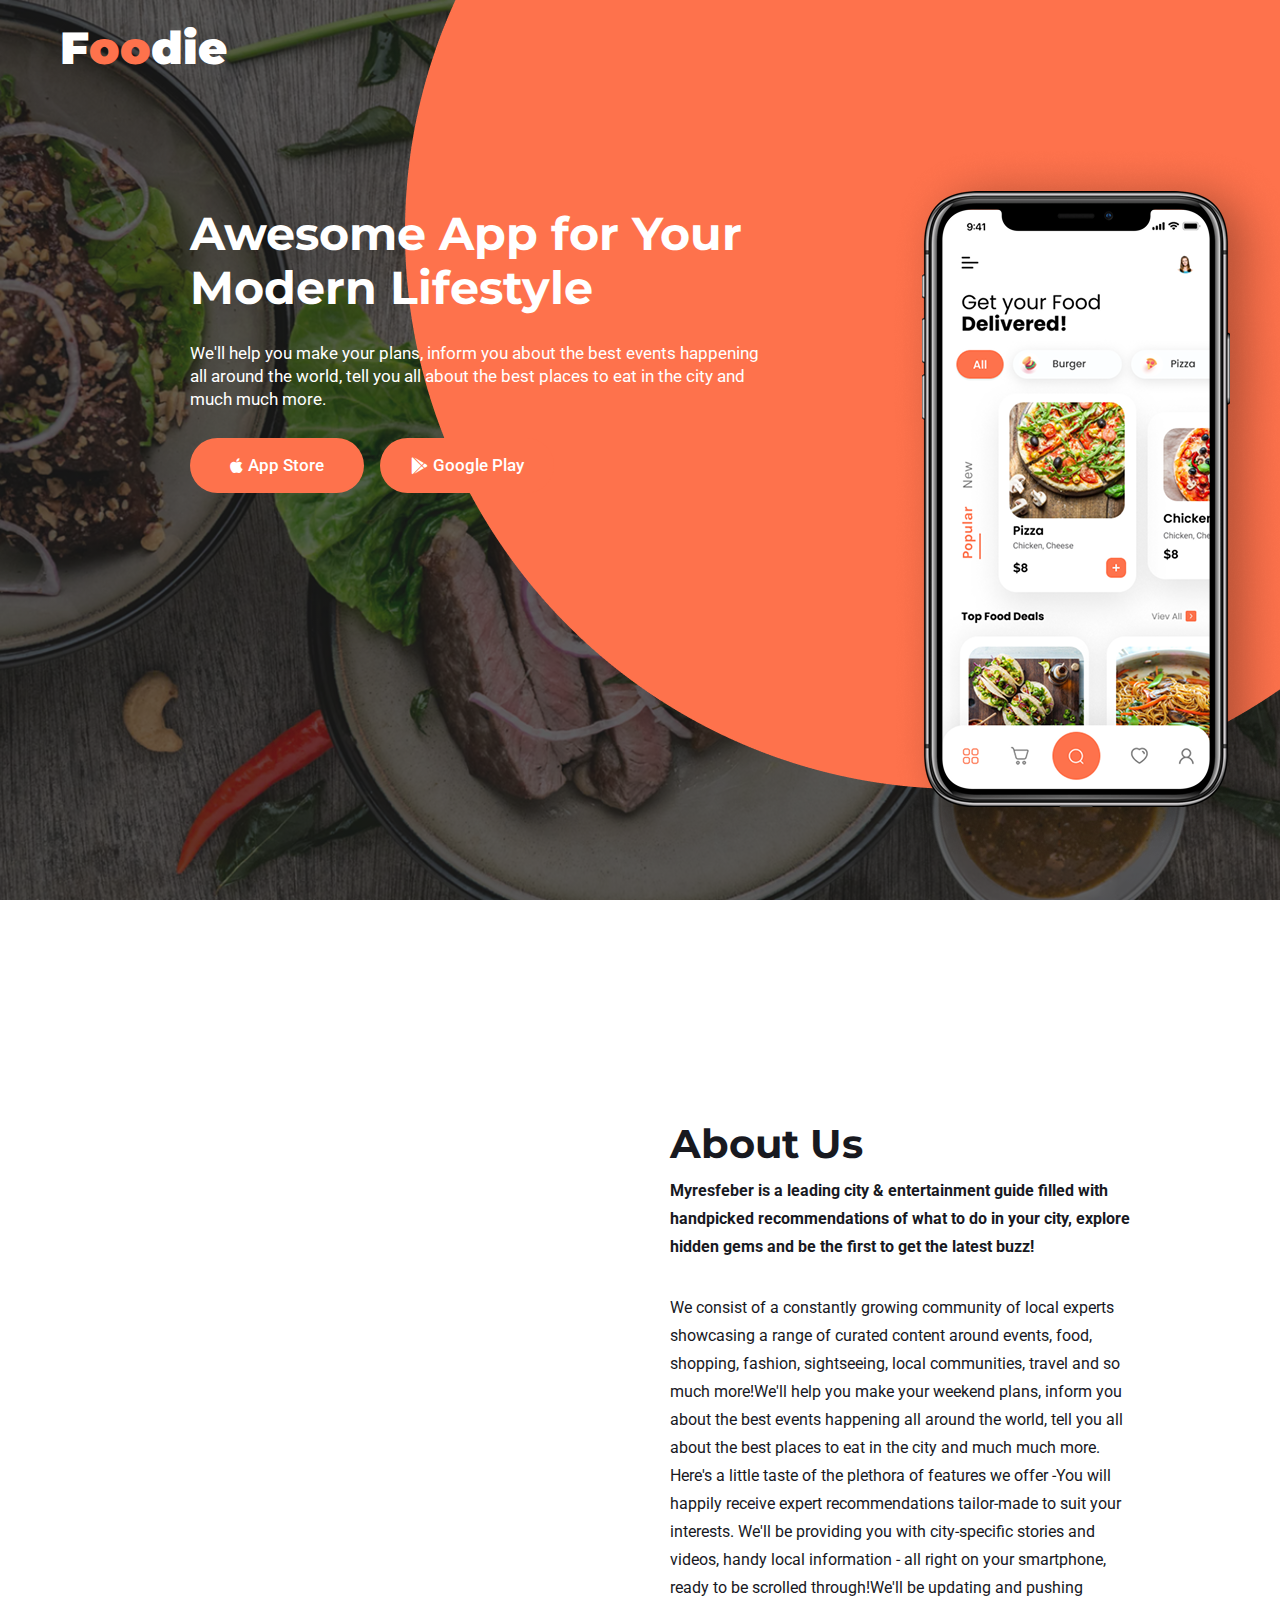
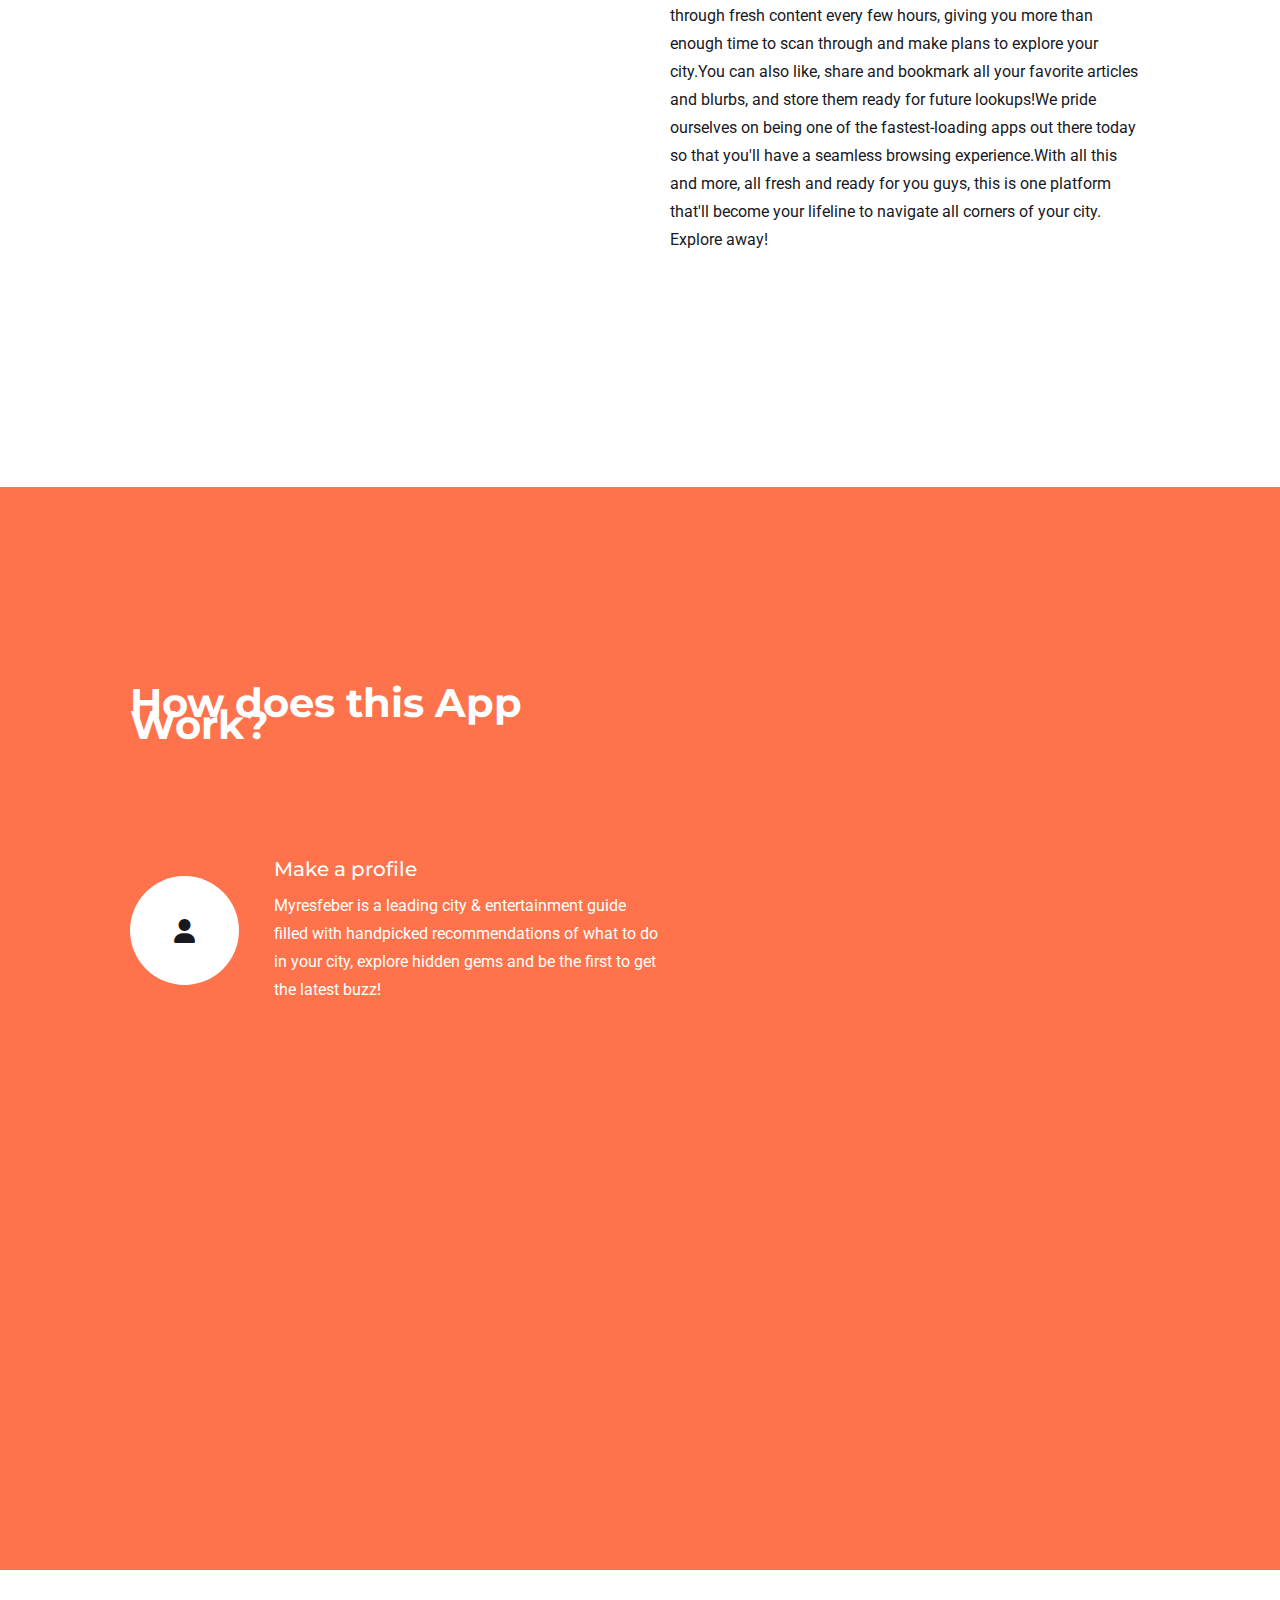
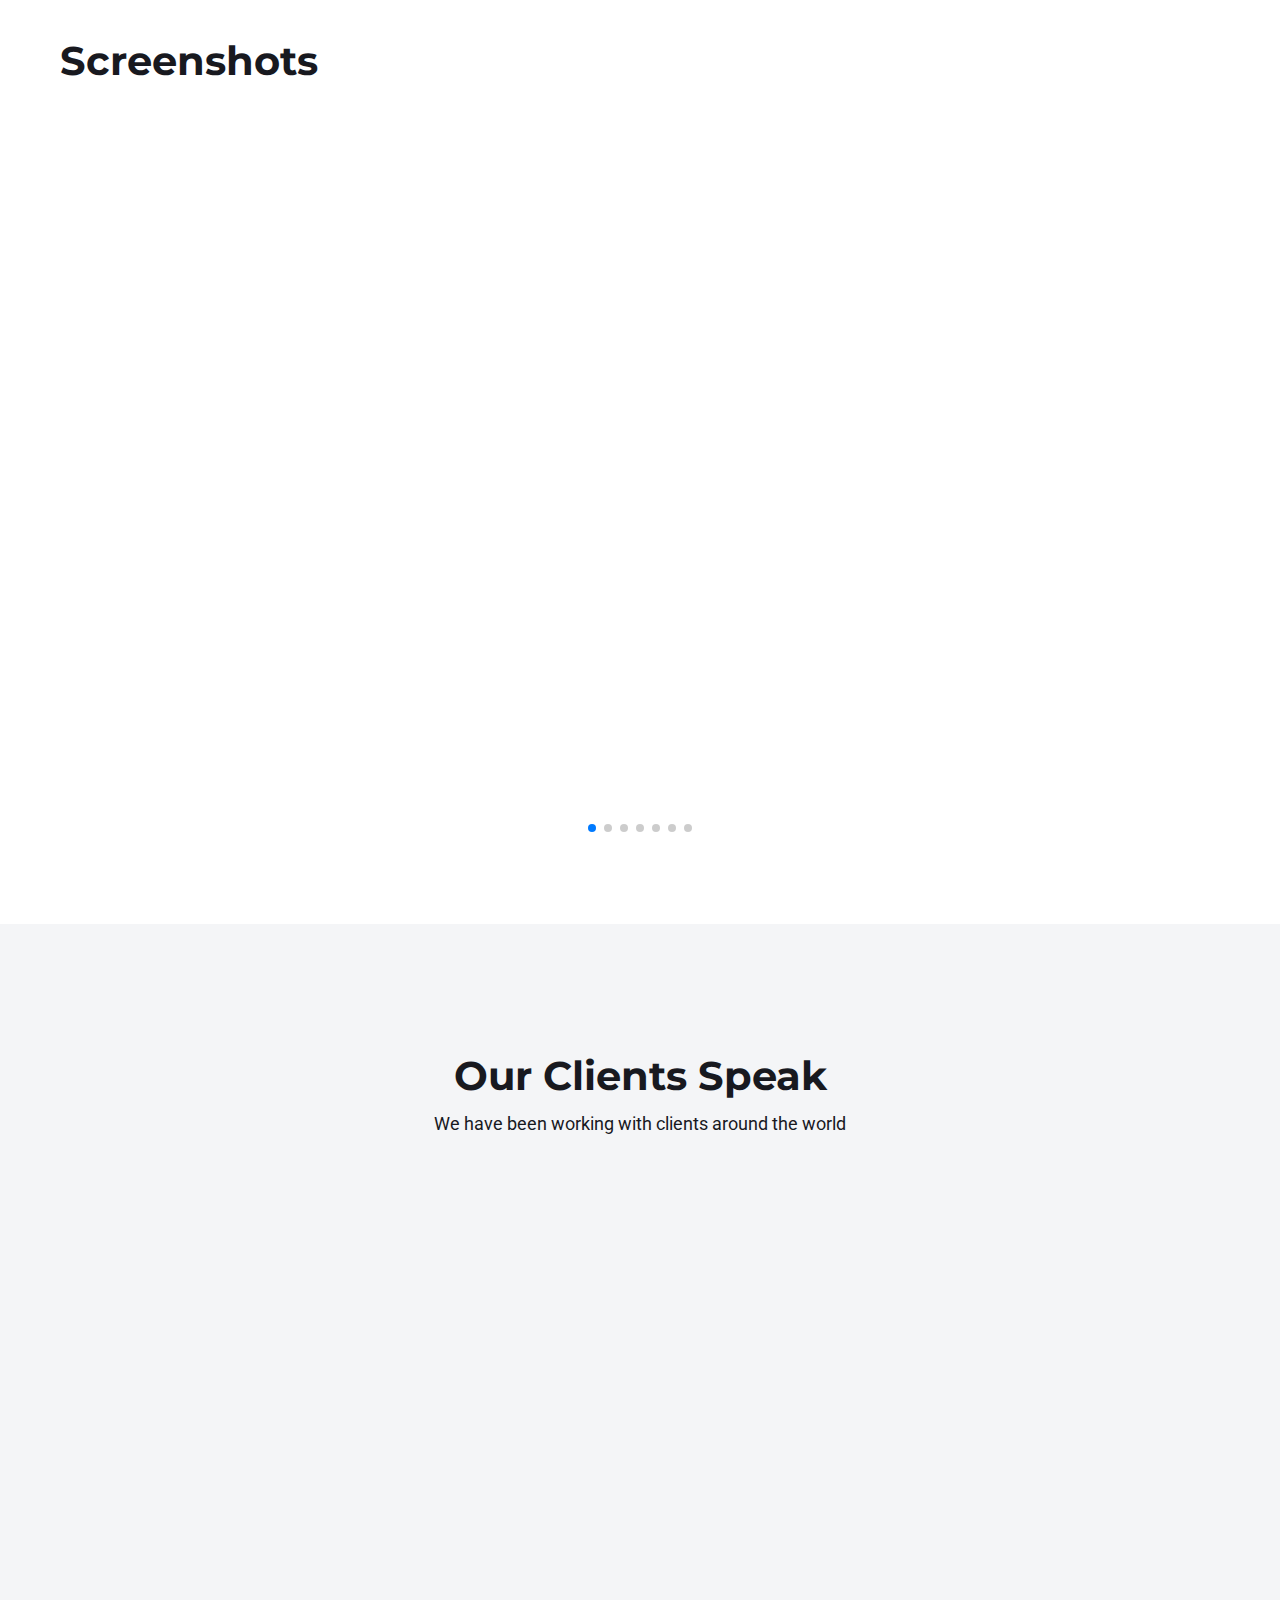
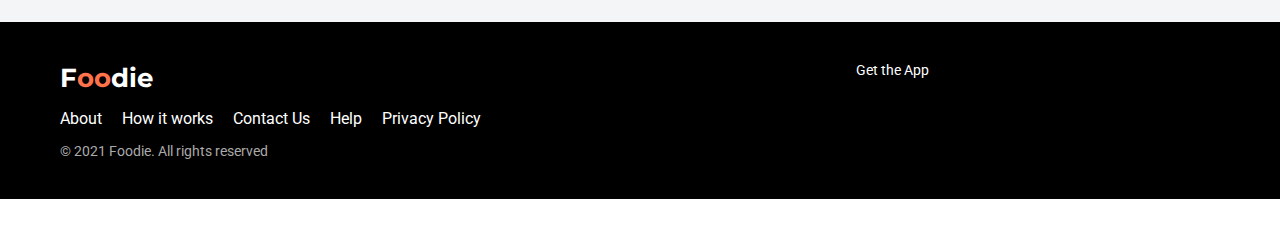
<file: index.html>
<!DOCTYPE html>
<html lang="en">
<head>
  <meta charset="UTF-8" />
  <meta name="viewport" content="width=device-width, initial-scale=1.0" />
  <title>Foodie App</title>
  <link rel="stylesheet" href="style.css" />
  <link rel="stylesheet" href="https://cdnjs.cloudflare.com/ajax/libs/font-awesome/6.5.2/css/all.min.css">
  <link href="https://unpkg.com/aos@2.3.1/dist/aos.css" rel="stylesheet">
  <link rel="stylesheet" href="https://cdn.jsdelivr.net/npm/swiper@11/swiper-bundle.min.css" />
</head>
<body>
  <div class="wrapper">
    <header class="header">
      <div class="container">
        <div class="header__wrap">
          <div class="header_logo">
            <a href="/" class="header_logo_a">
              <h1 class="header_logo-title">F<b style="color: #FE724C;">oo</b>die</h1>
            </a>
          </div>
          <nav class="nav">
            <ul class="nav_list">
              <li class="nav_item"><a href="#home" class="nav_link">Home</a></li>
              <li class="nav_item"><a href="#about" class="nav_link">About Us</a></li>
              <li class="nav_item"><a href="#features" class="nav_link">How It Works</a></li>
              <li class="nav_item"><a href="#screenshots" class="nav_link">Screenshots</a></li>
              <li class="nav_item"><a href="#testimonials" class="nav_link">Testimonials</a></li>
            </ul>
            <a href="login/login.html">
                <button class="nav_btn">Login</button>
            </a>
          </nav>
        </div>
      </div>
    </header>
    <section class="banner" id="home">
        <div class="container">
            <div class="banner__wrap">
                <div class="banner_titles">
                    <h1 class="banner_title">Awesome App for Your 
                        Modern Lifestyle</h1>
                        <p class="banner_text">We'll help you make your plans, inform you about the best events happening all around the world, tell you all about the best places to eat in the city and much much more.</p>
                    <div class="banner_btn">
                        <button data-aos="fade-up"
                        data-aos-duration="1500" class="banner_btn_1"> <i class="fa-brands fa-apple"></i> App Store</button>
                        <button data-aos="fade-up"
                        data-aos-duration="1450" class="banner_btn_2"> <i class="fa-brands fa-google-play"></i> Google Play</button>
                    </div>
                </div>
                <div class="banner_imegs">
                    <img src="imegs/bacc_img.png" alt="" class="banner_imegs_img1">
                    <img  src="imegs/Phone Mockup (1).png" alt="" class="banner_imegs_img2"
                    data-aos="flip-left"
                    data-aos-easing="ease-out-cubic"
                    data-aos-duration="2000">
                </div>
                
            </div>
        </div>
    </section>
  </div>
  <section class="about" id="about">
    <div class="container">
        <div class="about__wrap">
            
            <div class="parent">
                <div data-aos="fade-up"
                data-aos-duration="2000" class="div2">
                    <img src="imegs/about1.png" alt="">
                </div>
                <div data-aos="fade-up"
                data-aos-duration="3000" class="div3">
                    <img src="imegs/about2.png" alt="">
                </div>
                <div data-aos="fade-up"
                data-aos-duration="2500" class="div5">
                    <img src="imegs/about3.png" alt="">
                </div>
                <div data-aos="fade-up"
                data-aos-duration="3100" class="div6">
                    <img src="imegs/about4.png" alt="">
                </div>
            </div>
            <div class="about_connact">
                <h1 class="about_connact_title">About Us</h1>
                <p class="about_connact_text">
                    Myresfeber is a leading city & entertainment guide filled with handpicked recommendations of what to do in your city, explore hidden gems and be the first to get the latest buzz!
                </p>
                <p class="about_connact_text2">
                    We consist of a constantly growing community of local experts showcasing a range of curated content around events, food, shopping, fashion, sightseeing, local communities, travel and so much more!We'll help you make your weekend plans, inform you about the best events happening all around the world, tell you all about the best places to eat in the city and much much more. Here's a little taste of the plethora of features we offer -You will happily receive expert recommendations tailor-made to suit your interests. We'll be providing you with city-specific stories and videos, handy local information - all right on your smartphone, ready to be scrolled through!We'll be updating and pushing through fresh content every few hours, giving you more than enough time to scan through and make plans to explore your city.You can also like, share and bookmark all your favorite articles and blurbs, and store them ready for future lookups!We pride ourselves on being one of the fastest-loading apps out there today so that you'll have a seamless browsing experience.With all this and more, all fresh and ready for you guys, this is one platform that'll become your lifeline to navigate all corners of your city. Explore away!
                </p>
            </div>            
        </div>
    </div>
  </section>
  <section class="works"id="features" >
    <div class="container">
        <div class="works__wrap">
            <div class="works__title">
                <h2 class="works__titles">How does this App Work?</h2>
                <div class="works_wropper">
                    <div class="works_box">
                        <div class="works_icons">
                            <i class="fa-solid fa-user"></i>
                        </div>
                        <div class="works_box_text">
                            <h4 class="works_box_title">Make a profile</h2>
                            <p class="works_box_texts">Myresfeber is a leading city & entertainment guide filled with handpicked recommendations of what to do in your city, explore hidden gems and be the first to get the latest buzz!</p>
                        </div>
                    </div>
                    <div data-aos="fade-up"
                    data-aos-anchor-placement="top-center" class="works_box">
                        <div class="works_icons">
                            <i class="fa-solid fa-download"></i>
                        </div>
                        <div class="works_box_text">
                            <h4 class="works_box_title">Download it for Free</h2>
                            <p class="works_box_texts">Myresfeber is a leading city & entertainment guide filled with handpicked recommendations of what to do in your city, explore hidden gems and be the first to get the latest buzz!</p>
                        </div>
                    </div>
                    <div data-aos="fade-up"
                    data-aos-anchor-placement="top-center" class="works_box">
                        <div class="works_icons">
                            <i class="fa-solid fa-shield-heart"></i>
                        </div>
                        <div data-aos="fade-up"
                        data-aos-anchor-placement="top-center" class="works_box_text">
                            <h4 class="works_box_title">Enjoy this App</h2>
                            <p class="works_box_texts">Myresfeber is a leading city & entertainment guide filled with handpicked recommendations of what to do in your city, explore hidden gems and be the first to get the latest buzz!</p>
                        </div>
                    </div>
                </div>
            </div>
            <div data-aos="flip-left"
            data-aos-easing="ease-out-cubic"
            data-aos-duration="1500" class="works_img">
                <img src="imegs/mockup.png" alt="">
            </div>
        </div>
    </div>
  </section>
  <section class="screenshots" id="screenshots">
    <div class="container"> 
                <h2 class="screenshots__titles">Screenshots</h2>
        <div class="swiper mySwiper">
            <div class="swiper-wrapper">
              <div data-aos="fade-up"
              data-aos-duration="1500" class="swiper-slide"><img src="imegs/iPhone X.png" alt=""></div>
              <div data-aos="fade-up"
              data-aos-duration="1800" class="swiper-slide"><img src="imegs/2.png" alt=""></div>
              <div data-aos="fade-up"
              data-aos-duration="2100" class="swiper-slide"><img src="imegs/3.png" alt=""></div>
              <div data-aos="fade-up"
              data-aos-duration="2400" class="swiper-slide"><img src="imegs/iPhone X.png" alt=""></div>
              <div data-aos="fade-up"
              data-aos-duration="2700" class="swiper-slide"><img src="imegs/2.png" alt=""></div>
              <div data-aos="fade-up"
              data-aos-duration="3000" class="swiper-slide"><img src="imegs/3.png" alt=""></div>
              <div class="swiper-slide"><img src="imegs/iPhone X.png" alt=""></div>
              <div class="swiper-slide"><img src="imegs/2.png" alt=""></div>
              <div class="swiper-slide"><img src="imegs/3.png" alt=""></div>
            </div>
            <div class="swiper-pagination"></div>
          </div>
    </div>
  </section>
  <section class="testimonials" id="testimonials">
    <div class="container">
        <div class="testimonials__wrap">
            <div class="testimonials__title">
                <h2 class="testimonials__titles">Our Clients Speak</h2>
                <p class="testimonials__text">We have been working with clients around the world</p>
                <div data-aos="zoom-in"  data-aos-duration="2000"  class="testimonials_box">
                    <div class="testimonials_boxs">
                        <h3 class="testimonials_title">Efficient Collaborating</h3>
                        <p class="testimonials_text">
                          Had really great experience with myresefber, service is really good and everything is just awesome. 
                          Great recommendations and bookings were available at a discounted price. Awesome!
                        </p>
                        <img src="imegs/Picture.png" alt="Jane Cooper">
                        <h4 class="testimonials_subtitle">Jane Cooper</h4>
                        <span class="testimonials_role">CEO at ABC Corporation</span>
                      </div>
                    <div data-aos="zoom-in"  data-aos-duration="2500"  class="testimonials_boxs">
                        <h3 class="testimonials_title">Intuitive Design</h3>
                        <p class="testimonials_text">
                          Had really great experience with myresefber, service is really good and everything is just awesome. 
                          Great recommendations and bookings were available at a discounted price. Awesome!
                        </p>
                        <img src="imegs/Picture.png" alt="Jane Cooper">
                        <h4 class="testimonials_subtitle">Jane Cooper</h4>
                        <span class="testimonials_role">CEO at ABC Corporation</span>
                      </div>
                        <div data-aos="zoom-in"  data-aos-duration="3000"  class="testimonials_boxs">
                            <h3 class="testimonials_title"> Mindblowing Service  </h3>
                            <p class="testimonials_text">
                            Had really great experience with myresefber, service is really good and everything is just awesome. 
                            Great recommendations and bookings were available at a discounted price. Awesome!
                            </p>
                            <img src="imegs/Picture.png" alt="Jane Cooper">
                            <h4 class="testimonials_subtitle">Jane Cooper</h4>
                            <span class="testimonials_role">CEO at ABC Corporation</span>
                        </div>
                </div>
            </div>
        </div>
    </div>
  </section>
  <footer>
    <div class="footr__wrapp container">
      <!-- Chap tomon -->
      <div class="footr__left">
        <h2 class="footr__logo">F<span>oo</span>die</h2>
        <ul class="footr__menu">
          <li><a href="#about">About</a></li>
          <li><a href="#features">How it works</a></li>
          <li><a href="#">Contact Us</a></li>
          <li><a href="#">Help</a></li>
          <li><a href="#">Privacy Policy</a></li>
        </ul>
        <p class="footr__copy">© 2021 Foodie. All rights reserved</p>
      </div>
  
      <!-- O‘ng tomon -->
      <div class="footr__right">
        <p class="footr__app-text">Get the App</p>
        <div class="banner_btn">
            <button data-aos="fade-up"
            data-aos-duration="1500" class="banner_btn_1"> <i class="fa-brands fa-apple"></i> App Store</button>
            <button data-aos="fade-up"
            data-aos-duration="1450" class="banner_btn_2"> <i class="fa-brands fa-google-play"></i> Google Play</button>
        </div>
      </div>
    </div>
  </footer>
  <script src="https://unpkg.com/aos@2.3.1/dist/aos.js"></script>
  <script>
    AOS.init();
  </script>
 <script src="https://cdn.jsdelivr.net/npm/swiper@11/swiper-bundle.min.js"></script>
<script>
    var swiper = new Swiper(".mySwiper", {
      slidesPerView: 3,
      spaceBetween: 30,
      pagination: {
        el: ".swiper-pagination",
        clickable: true,
      },
    });
  </script>
</body>
</html>
</file>
<file: style.css>
/* Fontlar */
@import url('https://fonts.googleapis.com/css2?family=Montserrat:wght@400;700&family=Roboto:wght@400;700&display=swap');

* {
    margin: 0;
    padding: 0;
    box-sizing: border-box;
}

body {
    font-family: 'Roboto', sans-serif;
    color: #18191f;
    background-color: #fff;
}

html {
    scroll-behavior: smooth;
}

:root {
    --text-color: #18191F;
    --text_colors: #ffffff;
    --btn_color: #FE724C;
    --font-family: 'Montserrat', sans-serif;
    --font-family2: 'Roboto', sans-serif;
}

.wrapper {
    min-height: 100vh;
    background: linear-gradient(rgba(0, 0, 0, 0.6), rgba(0, 0, 0, 0.6)),
        url('imegs/image\ 2.png');
    background-size: cover;
    background-position: center;
    color: var(--text_colors);
    position: relative;
}

.container {
    max-width: 1200px;
    margin: 0 auto;
    padding: 0 20px;
    display: flex;
    align-items: center;
    justify-content: space-between;
    gap: 40px;
    flex-wrap: wrap;
}

.header__wrap {
    width: 100%;
    display: flex;
    justify-content: space-between;
    align-items: center;
    padding: 20px 0;
}

.header_logo-title {
    font-family: var(--font-family);
    font-weight: 900;
    font-size: 45px;
    color: var(--text_colors);
}

.header_logo_a {
    text-decoration: none;
}

.nav {
    display: flex;
    align-items: center;
    justify-content: center;
    gap: 26px;
    list-style: none;
}

.nav_list {
    display: flex;
    gap: 26px;
    list-style: none;
}

.nav_link {
    text-decoration: none;
    color: var(--text_colors);
    font-family: var(--font-family2);
    font-weight: 700;
    font-size: 16px;
    position: relative;
    text-decoration: none;
}

.nav_link::after {
    content: "";
    position: absolute;
    width: 0;
    height: 2px;
    bottom: -3px;
    left: 0;
    background-color: var(--text_colors);
    transition: 0.3s;
}

.nav_link:hover::after {
    width: 100%;
}

.nav_btn {
    padding: 12px 24px;
    border-radius: 26px;
    border: none;
    background-color: var(--text_colors);
    color: var(--text-color);
    font-weight: 700;
    cursor: pointer;
    transition: 0.3s;
}

.nav_btn:hover {
    background-color: transparent;
    color: var(--text_colors);
    border: 2px solid var(--text_colors);
}

.banner_titles {
    position: absolute;
    top: 350px;
    width: 580px;
    left: 480px;
    transform: translate(-50%, -50%);
    z-index: 1;
}

.banner_title {
    font-family: var(--font-family);
    font-weight: 700;
    font-size: 46px;
    line-height: 54px;
    letter-spacing: 0%;
    margin-bottom: 27px;
}

.banner_text {
    font-family: var(--font-family2);
    font-weight: 400;
    font-size: 17px;
    line-height: 23px;
    letter-spacing: 0%;
    margin-bottom: 27px;
}

.banner_btn {
    display: flex;
    align-items: center;
    gap: 16px;
}

.banner_btn_1 {
    width: 174px;
    height: 55px;
    opacity: 1;
    border-radius: 100px;
    display: flex;
    align-items: center;
    justify-content: center;
    gap: 5px;
    font-family: var(--font-family2);
    font-weight: 500;
    font-size: 17px;
    line-height: 100%;
    letter-spacing: 0%;
    color: var(--text-color);
    cursor: pointer;
    transition: 0.3s;
    background-color: var(--btn_color);
    color: var(--text_colors);
    border: none;
}

.banner_btn_1:hover {
    background-color: transparent;
    color: var(--btn_color);
    border: 2px solid var(--btn_color);
}

.banner_btn_2 {
    width: 174px;
    height: 55px;
    opacity: 1;
    border-radius: 100px;
    display: flex;
    align-items: center;
    justify-content: center;
    gap: 5px;
    font-family: var(--font-family2);
    font-weight: 500;
    font-size: 17px;
    line-height: 100%;
    letter-spacing: 0%;
    color: var(--text-color);
    cursor: pointer;
    transition: 0.3s;
    background-color: var(--btn_color);
    color: var(--text_colors);
    border: none;
}

.banner_btn_2:hover {
    background-color: transparent;
    color: var(--btn_color);
    border: 2px solid var(--btn_color);
}

.banner_imegs_img1 {
    position: relative;
    top: -95px;
    left: 345px;
}

.banner_imegs_img2 {
    position: absolute;
    top: 145px;
    left: 790px;
}

.about {
    padding: 120px;
}

.about__wrap {
    display: flex;
    justify-content: center;
    align-items: center;
    gap: 30px;
}


.parent {
    display: grid;
    grid-template-columns: repeat(6, 1fr);
    grid-template-rows: repeat(4, 1fr);
    gap: 6px;
    max-width: 50%;
    margin: auto;
}

.div2 {
    grid-column: 1 / 4;
    grid-row: 1 / 5;
}

.div3 {
    grid-column: 4 / 7;
    grid-row: 1 / 3;
}

.div5 {
    grid-column: 1 / 4;
    grid-row: 5 / 7;
}

.div6 {
    grid-column: 4 / 7;
    grid-row: 3 / 7;
}

.parent img {
    width: 100%;
    height: 100%;
    object-fit: cover;
    border-radius: 6px;
}

.about_connact {
    display: flex;
    flex-direction: column;
    width: 50%;
}

.about_connact_title {
    font-family: var(--font-family);
    font-weight: 700;
    font-size: 40px;
    line-height: 22px;
    letter-spacing: 0%;
    margin-bottom: 22px;
}

.about_connact_text {
    font-family: var(--font-family2);
    font-weight: 700;
    font-size: 16px;
    line-height: 28px;
    letter-spacing: 0%;
    margin-bottom: 33px;

}

.about_connact_text2 {
    font-family: var(--font-family2);
    font-weight: 400;
    font-size: 16px;
    line-height: 28px;
    letter-spacing: 0%;
}


.works {
    padding: 110px;
    background-color: var(--btn_color);
}

.works__wrap {
    display: flex;
    align-items: center;
    justify-content: center;
    gap: 140px;
}

.works__title {
    display: flex;
    flex-direction: column;
    justify-content: center;
}

.works__titles {
    font-family: var(--font-family);
    font-weight: 700;
    font-size: 40px;
    line-height: 22px;
    letter-spacing: 0%;
    margin-bottom: 122px;
    color: var(--text_colors);
}

.works_box {
    display: flex;
    align-items: center;
    justify-content: center;
    gap: 35px;
}

.works_icons {
    width: 109px;
    height: 109px;
    border-radius: 50%;
    background-color: var(--text_colors);
    display: flex;
    align-items: center;
    justify-content: center;
    color: var(--text_color);
    font-size: 24px;
    cursor: pointer;
    overflow: hidden;
}

.works_wropper {
    display: flex;
    flex-direction: column;
    gap: 50px;
    align-items: center;
    justify-content: center;
    gap: 35px;
}

.works_box_text {
    display: flex;
    flex-direction: column;
    justify-content: center;
    width: 384px;
}

.works_box_title {
    font-family: var(--font-family);
    font-weight: 500;
    font-size: 20px;
    line-height: 22px;
    letter-spacing: 0%;
    margin-bottom: 12px;
    color: var(--text_colors);
}

.works_box_texts {
    font-family: var(--font-family2);
    font-weight: 400;
    font-size: 16px;
    line-height: 28px;
    letter-spacing: 0%;
    color: var(--text_colors);

}

.screenshots {
    padding: 80px 0;
    background-color: #fff;
}


.screenshots__titles {
    font-family: var(--font-family);
    font-weight: 700;
    font-size: 40px;
    line-height: 22px;
    letter-spacing: 0%;
    color: var(--text_color);
    display: flex;
    align-items: center;
    justify-content: center;
}


.swiper {
    width: 100%;
    height: 100%;
}

.swiper-slide {
    text-align: center;
    font-size: 18px;
    display: flex;
    justify-content: center;
    align-items: center;
}

.swiper-slide img {
    display: block;
    width: 100%;
    height: 100%;
    object-fit: cover;
}

.testimonials {
    padding: 120px;
    background-color: #F4F5F7;
}


.swiper {
    width: 100%;
    padding-top: 50px;
    padding-bottom: 50px;
}

.swiper-wrop {
    background-position: center;
    background-size: cover;
    width: 300px;
    height: 300px;
}

.testimonials__wrap {
    display: flex;
    flex-direction: column;
    align-items: center;
    justify-content: center;
    text-align: center;
}

.testimonials__titles {
    font-family: var(--font-family);
    font-weight: 700;
    font-size: 40px;
    line-height: 64px;
    letter-spacing: 0%;
    text-align: center;
    color: var(--text_color);

}

.testimonials__text {
    font-family: var(--font-family2);
    font-weight: 400;
    font-size: 18px;
    line-height: 32px;
    letter-spacing: 0%;
    text-align: center;
    margin-bottom: 24px;
    color: var(--text_color);
}

.testimonials_box {
    display: flex;
    align-items: center;
    justify-content: center;
    gap: 30px;
}

.testimonials_boxs {
    max-width: 420px;
    background: #fff;
    border-radius: 12px;
    padding: 24px;
    text-align: center;
    box-shadow: 0 4px 12px rgba(0, 0, 0, 0.08);
}

.testimonials_title {
    font-size: 18px;
    font-weight: 700;
    color: #111;
    margin-bottom: 12px;
    font-family: var(--font-family);
    color: var(--text_color);
}

.testimonials_text {
    font-size: 14px;
    color: #555;
    line-height: 1.6;
    margin-bottom: 20px;
    font-family: var(--font-family2);
    color: var(--text_color);
}

.testimonials img {
    width: 64px;
    height: 64px;
    border-radius: 50%;
    object-fit: cover;
    margin-bottom: 10px;
}

.testimonials_subtitle {
    font-size: 16px;
    font-weight: 700;
    color: #111;
    margin: 6px 0 2px;
    font-family: var(--font-family);
    color: var(--text_color);
}

.testimonials_role {
    font-size: 13px;
    color: #666;
    font-family: var(--font-family2);
    color: var(--text_color);
}

footer {
    background: #000;
    color: #fff;
    padding: 40px 0;
}

.footr__wrapp {
    max-width: 1200px;
    margin: 0 auto;
    display: flex;
    justify-content: space-between;
    align-items: flex-start;
    flex-wrap: wrap;
}

.footr__logo {
    font-size: 26px;
    font-weight: 700;
    margin-bottom: 15px;
    font-family: var(--font-family);
}

.footr__logo span {
    color: #FE724C;
    font-family: var(--font-family);
}

.footr__menu {
    list-style: none;
    display: flex;
    flex-wrap: wrap;
    gap: 20px;
    margin-bottom: 15px;
    padding: 0;
    font-family: var(--font-family2);
}

.footr__menu li a {
    color: #fff;
    text-decoration: none;
    transition: 0.3s;
    font-family: var(--font-family2);
}

.footr__menu li a:hover {
    color: #FE724C;
    text-decoration: underline;
}

.footr__copy {
    font-size: 14px;
    color: #aaa;
    font-family: var(--font-family2);
}

.footr__right {
    text-align: left;
}

.footr__app-text {
    margin-bottom: 10px;
    font-size: 14px;
}

.footr__apps {
    display: flex;
    gap: 10px;
}

.footr__apps img {
    height: 40px;
    transition: 0.3s;
}

.footr__apps img:hover {
    transform: scale(1.05);
}
</file>
